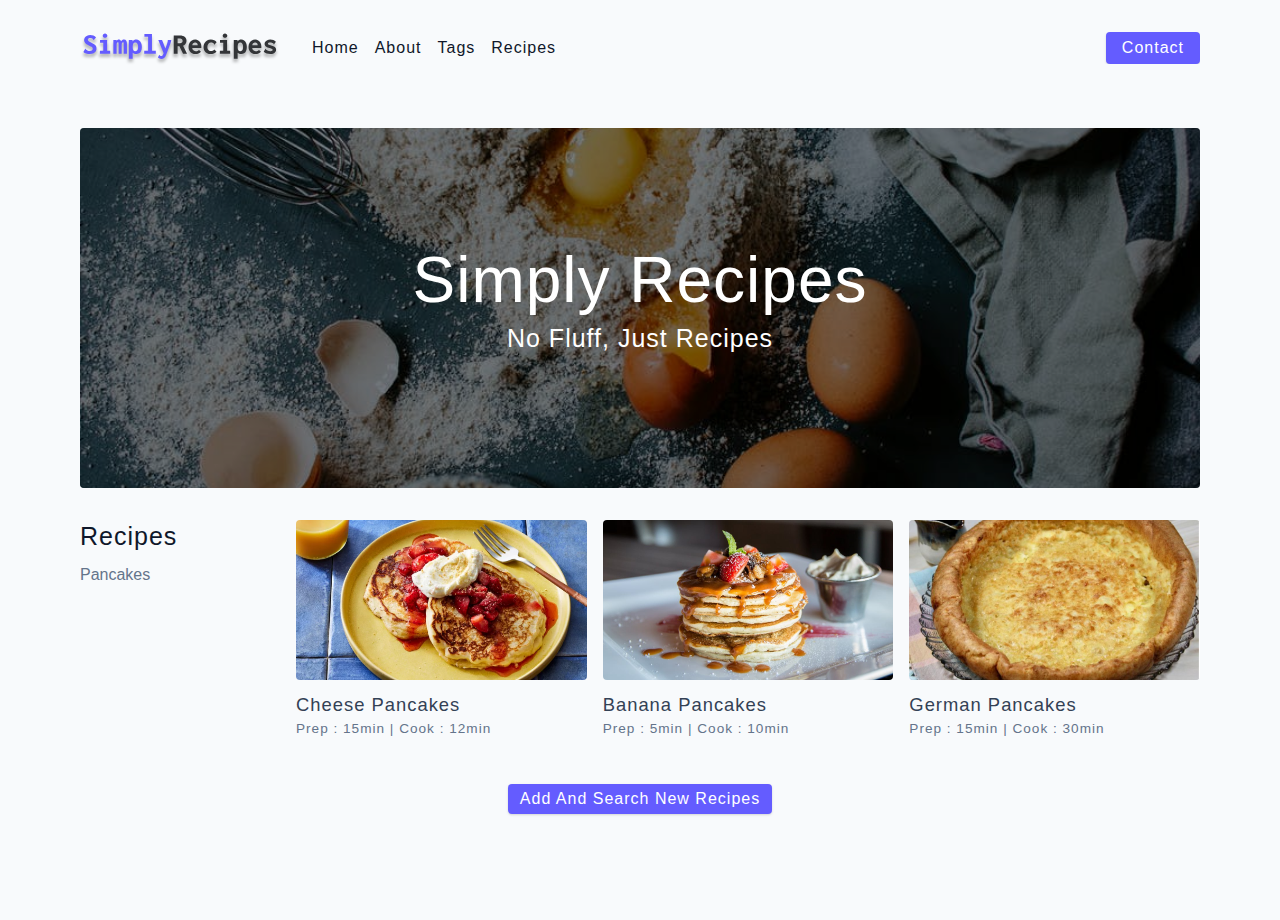
<file: index.html>
<!DOCTYPE html>
<html lang="en">

<head>
  <meta charset="UTF-8" />
  <meta http-equiv="X-UA-Compatible" content="IE=edge" />
  <meta name="viewport" content="width=device-width, initial-scale=1.0" />
  <title>Simply Recipes || Final</title>
  <!-- favicon -->
  <link rel="shortcut icon" href="./assets/favicon.ico" type="image/x-icon" />
  <!-- normalize -->
  <link rel="stylesheet" href="./css/normalize.css" />
  <!-- font-awesome -->
  <link rel="stylesheet" href="https://cdnjs.cloudflare.com/ajax/libs/font-awesome/5.14.0/css/all.min.css" />
  <!-- main css -->
  <link rel="stylesheet" href="./css/main.css" />
</head>

<body>
  <!-- nav  -->
  <nav class="navbar">
    <div class="nav-center">
      <div class="nav-header">
        <a href="index.html" class="nav-logo">
          <img src="./assets/logo.svg" alt="simply recipes" />
        </a>
        <button class="nav-btn btn">
          <i class="fas fa-align-justify"></i>
        </button>
      </div>
      <div class="nav-links">
        <a href="index.html" class="nav-link"> home </a>
        <a href="about.html" class="nav-link"> about </a>
        <a href="tags.html" class="nav-link"> tags </a>
        <a href="recipes.html" class="nav-link"> recipes </a>

        <div class="nav-link contact-link">
          <a href="contact.html" class="btn"> contact </a>
        </div>
      </div>
    </div>
  </nav>
  <!-- end of nav -->
  <!-- main -->
  <main class="page">
    <!-- header -->
    <header class="hero">
      <div class="hero-container">
        <div class="hero-text">
          <h1>simply recipes</h1>
          <h4>no fluff, just recipes</h4>
        </div>
      </div>
    </header>
    <!-- end of header -->
    <section class="recipes-container">
      <!-- tag container -->
      <div class="tags-container">
        <h4>recipes</h4>
        <div class="tags-list">
          <a href="tag-template.html">Pancakes</a>
          <!-- <a href="tag-template.html">Breakfast (2)</a>
            <a href="tag-template.html">Carrots (3)</a>
            <a href="tag-template.html">Food (4)</a> -->
        </div>
      </div>
      <!-- end of tag container -->
      <!-- recipes list -->
      <div class="recipes-list">
        <!-- single recipe -->
        <a href="double.html" class="recipe">
          <img src="./assets/recipes/cheese.png" class="img recipe-img" alt="" />
          <h5>Cheese Pancakes</h5>
          <p>Prep : 15min | Cook : 12min</p>
        </a>
        <!-- end of single recipe -->

        <!-- single recipe -->
        <a href="single-recipe.html" class="recipe">
          <img src="./assets/recipes/recipe-4.jpeg" class="img recipe-img" alt="" />
          <h5>Banana Pancakes</h5>
          <p>Prep : 5min | Cook : 10min</p>
        </a>
        <!-- end of single recipe -->
        <!-- single recipe -->
        <a href="third.html" class="recipe">
          <img src="./assets/recipes/German.png" class="img recipe-img" alt="" />
          <h5>German Pancakes</h5>
          <p>Prep : 15min | Cook : 30min</p>
        </a>
        <!-- end of single recipe -->
      </div>
      <!-- end of recipes list -->
    </section>
    <section>
      <center><a href="addsearch.html"><button class="btn">Add and Search New Recipes</button></a></center>
    </section>





  </main>

  <br><br><br>
  <!-- end of main -->
  <script src="./js/app.js"></script>
</body>

</html>
</file>
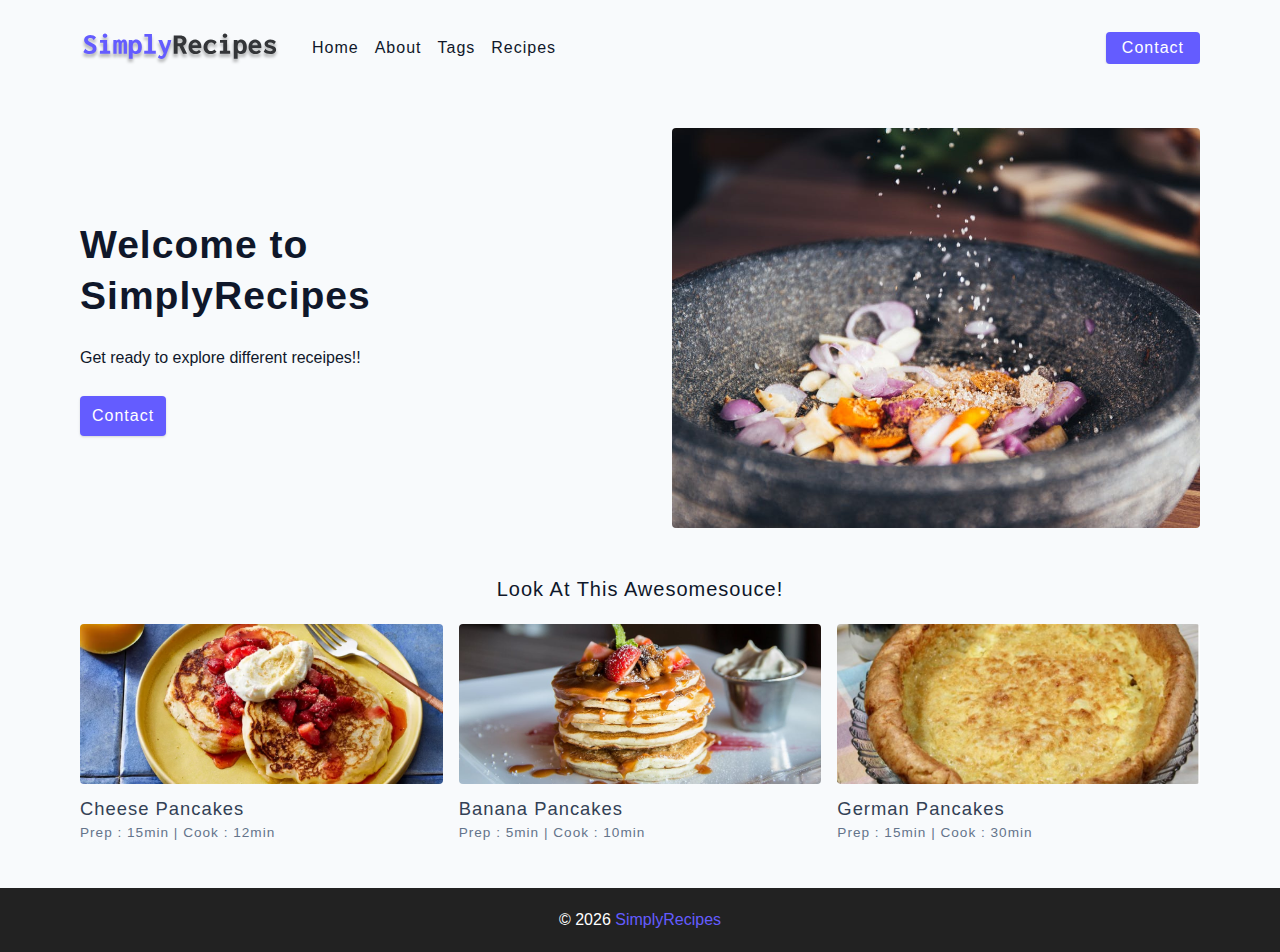
<file: about.html>
<!DOCTYPE html>
<html lang="en">
  <head>
    <meta charset="UTF-8" />
    <meta http-equiv="X-UA-Compatible" content="IE=edge" />
    <meta name="viewport" content="width=device-width, initial-scale=1.0" />
    <title>About || Final</title>
    <!-- favicon -->
    <link rel="shortcut icon" href="./assets/favicon.ico" type="image/x-icon" />
    <!-- normalize -->
    <link rel="stylesheet" href="./css/normalize.css" />
    <!-- font-awesome -->
    <link
      rel="stylesheet"
      href="https://cdnjs.cloudflare.com/ajax/libs/font-awesome/5.14.0/css/all.min.css"
    />
    <!-- main css -->
    <link rel="stylesheet" href="./css/main.css" />
  </head>
  <body>
    <!-- nav  -->
    <nav class="navbar">
      <div class="nav-center">
        <div class="nav-header">
          <a href="index.html" class="nav-logo">
            <img src="./assets/logo.svg" alt="simply recipes" />
          </a>
          <button class="nav-btn btn">
            <i class="fas fa-align-justify"></i>
          </button>
        </div>
        <div class="nav-links">
          <a href="index.html" class="nav-link"> home </a>
          <a href="about.html" class="nav-link"> about </a>
          <a href="tags.html" class="nav-link"> tags </a>
          <a href="recipes.html" class="nav-link"> recipes </a>

          <div class="nav-link contact-link">
            <a href="contact.html" class="btn"> contact </a>
          </div>
        </div>
      </div>
    </nav>
    <!-- end of nav -->
    <main class="page">
      <section class="about-page">
        <article>
          <h2>Welcome to SimplyRecipes</h2>
          <p>
            Get ready to explore different receipes!!
          </p>
          <a href="contact.html" class="btn"> contact </a>
        </article>
        <!-- needs fixes -->
        <img
          src="./assets/about.jpeg"
          alt="Person Pouring Salt in Bowl"
          class="img about-img"
        />
      </section>
      <section class="featured-recipes">
        <h5 class="featured-title">Look At This Awesomesouce!</h5>
        <div class="recipes-list">
         <!-- single recipe -->
         <a href="double.html" class="recipe">
          <img
            src="./assets/recipes/cheese.png"
            class="img recipe-img"
            alt=""
          />
          <h5>Cheese Pancakes</h5>
          <p>Prep : 15min | Cook : 12min</p>
        </a>
        <!-- end of single recipe -->
       
        <!-- single recipe -->
        <a href="single-recipe.html" class="recipe">
          <img
            src="./assets/recipes/recipe-4.jpeg"
            class="img recipe-img"
            alt=""
          />
          <h5>Banana Pancakes</h5>
          <p>Prep : 5min | Cook : 10min</p>
        </a>
        <!-- end of single recipe -->
         <!-- single recipe -->
         <a href="third.html" class="recipe">
          <img
            src="./assets/recipes/German.png"
            class="img recipe-img"
            alt=""
          />
          <h5>German Pancakes</h5>
          <p>Prep : 15min | Cook : 30min</p>
        </a>
        <!-- end of single recipe -->
        </div>
      </section>
    </main>
    <!-- footer -->
    <footer class="page-footer">
      <p>
        &copy; <span id="date"></span>
        <span class="footer-logo">SimplyRecipes</span>
      </p>
    </footer> 
    <script src="./js/app.js"></script>
  </body>
</html>
</file>
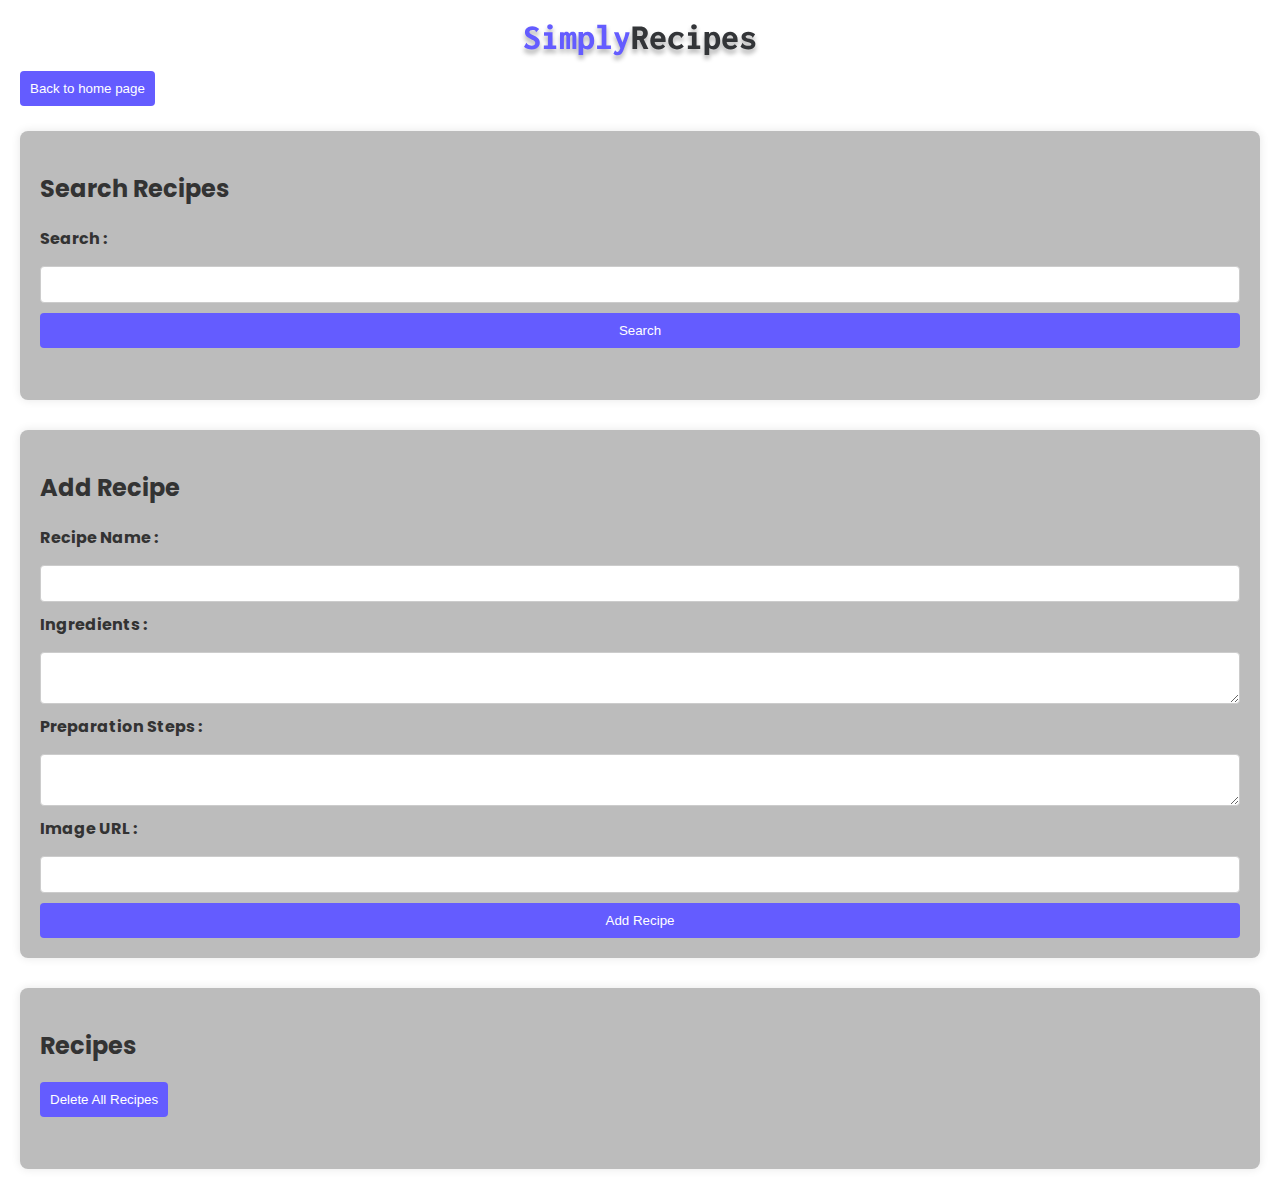
<file: addsearch.html>
<!DOCTYPE html>
<html lang="en">

<head>
    <meta charset="UTF-8">
    <meta name="viewport" content="width=device-width, initial-scale=1.0">
    <link rel="stylesheet" href="css/style.css">
    <title>Recipe Book</title>
</head>

<body>
    <center>
        <img src="./assets/logo.svg" alt="simply recipes" />
    </center>
    <a href="index.html"><button class="btn">
            Back to home page
        </button></a>
    <br><br>
    <section id="search-recipes">
        <h2>Search Recipes</h2>
        <form id="search-form">
            <label for="search-query">Search :</label>
            <input type="text" id="search-query">
            <button type="submit">Search</button>
        </form>
        <ul id="search-results"></ul>
    </section>
    <section id="add-recipe">
        <h2>Add Recipe</h2>
        <form id="add-recipe-form">
            <label for="recipe-name">Recipe Name :</label>
            <input type="text" id="recipe-name" required>

            <label for="ingredients">Ingredients :</label>
            <textarea id="ingredients" required></textarea>

            <label for="preparation-steps">Preparation Steps :</label>
            <textarea id="preparation-steps" required></textarea>

            <label for="recipe-image">Image URL :</label>
            <input type="text" id="recipe-image">

            <button type="submit">Add Recipe</button>
        </form>
    </section>

    <section id="view-recipes">
        <h2>Recipes</h2>
        <button id="delete-all-recipes">Delete All Recipes</button>
        <ul id="recipe-list"></ul>
    </section>

    <!-- Modal -->
    <div id="recipeModal" class="modal">
        <div class="modal-content">
            <span id="modalCloseBtn" class="modal-close">&times;</span>
            <div id="modalContent"></div>
        </div>
    </div>

    <script src="js/script.js"></script>
    <script>
        // Your modified JavaScript code
    </script>
</body>

</html>
</file>
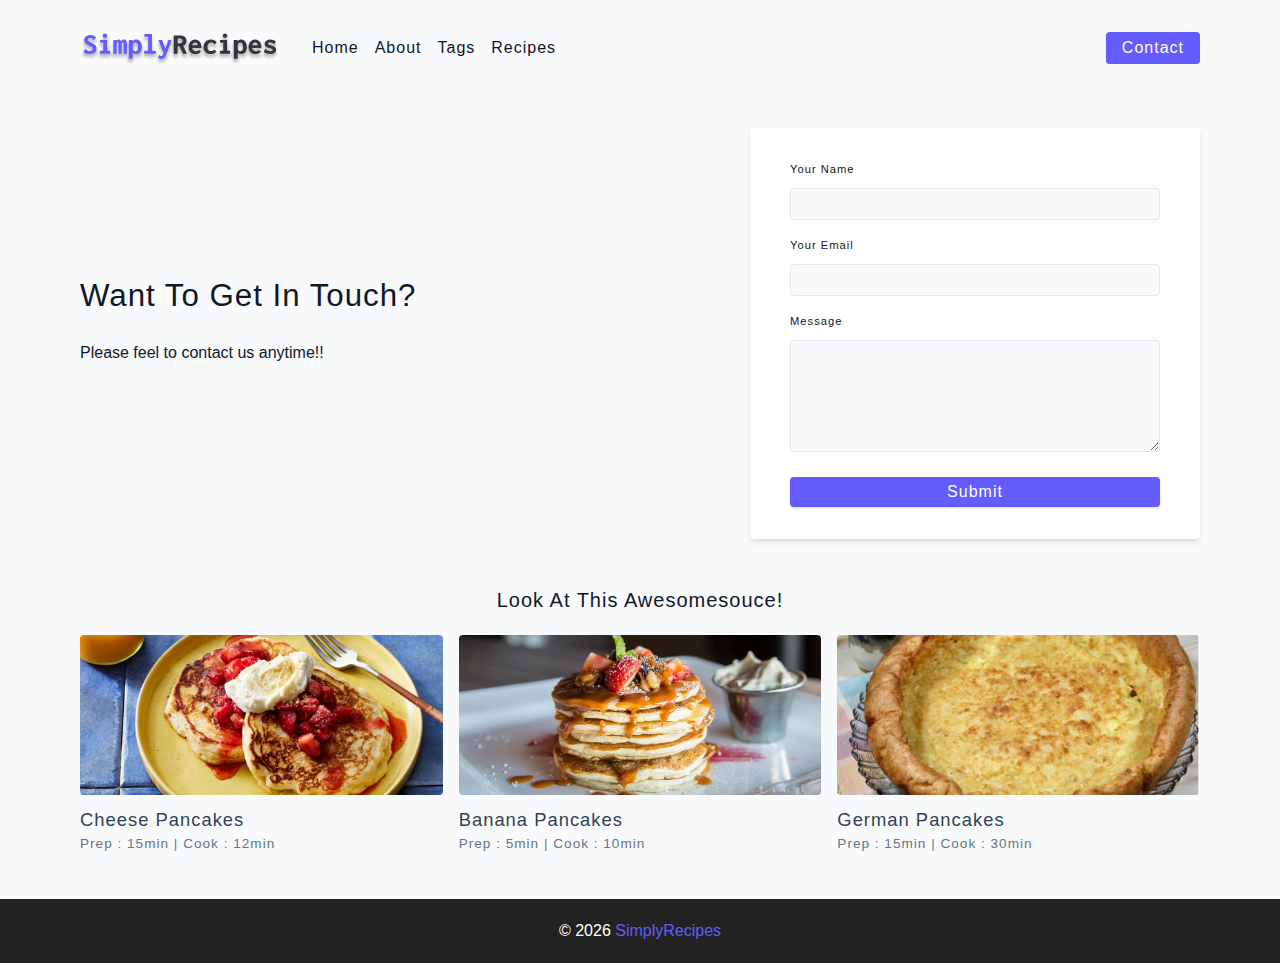
<file: contact.html>
<!DOCTYPE html>
<html lang="en">
  <head>
    <meta charset="UTF-8" />
    <meta http-equiv="X-UA-Compatible" content="IE=edge" />
    <meta name="viewport" content="width=device-width, initial-scale=1.0" />
    <title>Contact || Final</title>
    <!-- favicon -->
    <link rel="shortcut icon" href="./assets/favicon.ico" type="image/x-icon" />
    <!-- normalize -->
    <link rel="stylesheet" href="./css/normalize.css" />
    <!-- font-awesome -->
    <link
      rel="stylesheet"
      href="https://cdnjs.cloudflare.com/ajax/libs/font-awesome/5.14.0/css/all.min.css"
    />
    <!-- main css -->
    <link rel="stylesheet" href="./css/main.css" />
  </head>
  <body>
    <!-- nav  -->
    <nav class="navbar">
      <div class="nav-center">
        <div class="nav-header">
          <a href="index.html" class="nav-logo">
            <img src="./assets/logo.svg" alt="simply recipes" />
          </a>
          <button class="nav-btn btn">
            <i class="fas fa-align-justify"></i>
          </button>
        </div>
        <div class="nav-links">
          <a href="index.html" class="nav-link"> home </a>
          <a href="about.html" class="nav-link"> about </a>
          <a href="tags.html" class="nav-link"> tags </a>
          <a href="recipes.html" class="nav-link"> recipes </a>

          <div class="nav-link contact-link">
            <a href="contact.html" class="btn"> contact </a>
          </div>
        </div>
      </div>
    </nav>
    <!-- end of nav -->
    <main class="page">
     <section class="contact-container">
          <article class="contact-info">
            <h3>Want To Get In Touch?</h3>
            <p>
             Please feel to contact us anytime!!
            </p>
          </article>
          <article>
            <form class="form contact-form">
              <div class="form-row">
                <label html="name" class="form-label">your name</label>
                <input type="text" name="name" id="name" class="form-input" />
              </div>
              <div class="form-row">
                <label html="email" class="form-label">your email</label>
                <input type="text" name="email" id="email" class="form-input" />
              </div>
              <div class="form-row">
                <label html="message" class="form-label">message</label>
                <textarea name="message" id="message" class="form-textarea"></textarea>
              </div>
              <button type="submit" class="btn btn-block">
                submit
              </button>
            </form>
          </article>
        </section>
     <!-- featured recipes -->
       <section class="featured-recipes">
        <h5 class="featured-title">Look At This Awesomesouce!</h5>
        <div class="recipes-list">
          <!-- single recipe -->
          <a href="double.html" class="recipe">
            <img
              src="./assets/recipes/cheese.png"
              class="img recipe-img"
              alt=""
            />
            <h5>Cheese Pancakes</h5>
            <p>Prep : 15min | Cook : 12min</p>
          </a>
          <!-- end of single recipe -->
         
          <!-- single recipe -->
          <a href="single-recipe.html" class="recipe">
            <img
              src="./assets/recipes/recipe-4.jpeg"
              class="img recipe-img"
              alt=""
            />
            <h5>Banana Pancakes</h5>
            <p>Prep : 5min | Cook : 10min</p>
          </a>
          <!-- end of single recipe -->
           <!-- single recipe -->
           <a href="third.html" class="recipe">
            <img
              src="./assets/recipes/German.png"
              class="img recipe-img"
              alt=""
            />
            <h5>German Pancakes</h5>
            <p>Prep : 15min | Cook : 30min</p>
          </a>
          <!-- end of single recipe -->
        </div>
      </section>
    </main>
    <!-- footer -->
    <footer class="page-footer">
      <p>
        &copy; <span id="date"></span>
        <span class="footer-logo">SimplyRecipes</span>
      </p>
    </footer>
    <script src="./js/app.js"></script>
  </body>
</html>
</file>
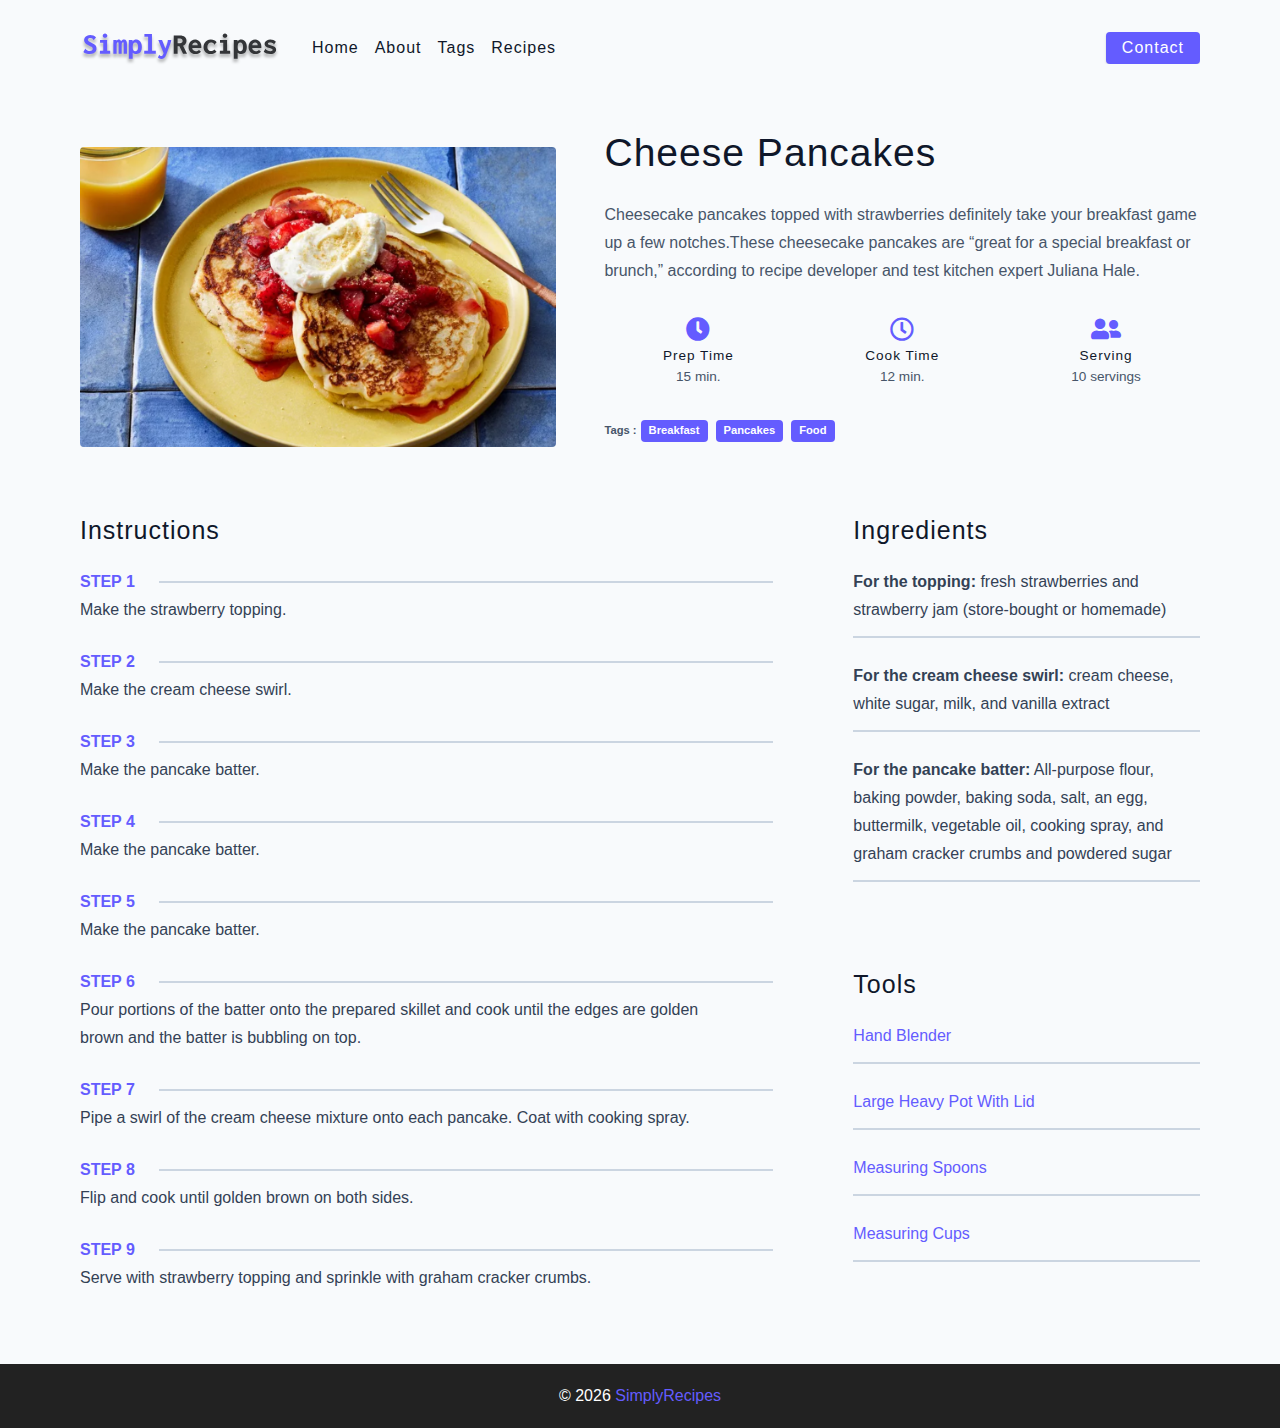
<file: double.html>
<!DOCTYPE html>
<html lang="en">
  <head>
    <meta charset="UTF-8" />
    <meta http-equiv="X-UA-Compatible" content="IE=edge" />
    <meta name="viewport" content="width=device-width, initial-scale=1.0" />
    <title>Single Recipe || Final</title>
    <!-- favicon -->
    <link rel="shortcut icon" href="./assets/favicon.ico" type="image/x-icon" />
    <!-- normalize -->
    <link rel="stylesheet" href="./css/normalize.css" />
    <!-- font-awesome -->
    <link
      rel="stylesheet"
      href="https://cdnjs.cloudflare.com/ajax/libs/font-awesome/5.14.0/css/all.min.css"
    />
    <!-- main css -->
    <link rel="stylesheet" href="./css/main.css" />
  </head>
  <body>
    <!-- nav  -->
    <nav class="navbar">
      <div class="nav-center">
        <div class="nav-header">
          <a href="index.html" class="nav-logo">
            <img src="./assets/logo.svg" alt="simply recipes" />
          </a>
          <button class="nav-btn btn">
            <i class="fas fa-align-justify"></i>
          </button>
        </div>
        <div class="nav-links">
          <a href="index.html" class="nav-link"> home </a>
          <a href="about.html" class="nav-link"> about </a>
          <a href="tags.html" class="nav-link"> tags </a>
          <a href="recipes.html" class="nav-link"> recipes </a>

          <div class="nav-link contact-link">
            <a href="contact.html" class="btn"> contact </a>
          </div>
        </div>
      </div>
    </nav>
    <!-- end of nav -->
    <main class="page">
      <div class="recipe-page">
        <section class="recipe-hero">
          <img
            src="./assets/recipes/cheese.png"
            class="img recipe-hero-img"
          />
          <article class="recipe-info">
            <h2>Cheese Pancakes</h2>
            <p>
              Cheesecake pancakes topped with strawberries definitely take your breakfast game up a few notches.These cheesecake pancakes are “great for a special breakfast or brunch,” according to recipe developer and test kitchen expert Juliana Hale. 
            </p>
            <div class="recipe-icons">
              <article>
                <i class="fas fa-clock"></i>
                <h5>prep time</h5>
                <p>15 min.</p>
              </article>
              <article>
                <i class="far fa-clock"></i>
                <h5>cook time</h5>
                <p>12 min.</p>
              </article>
              <article>
                <i class="fas fa-user-friends"></i>
                <h5>serving</h5>
                <p>10 servings</p>
              </article>
            </div>
            <p class="recipe-tags">
              Tags : 
              <a href="tag-template.html">breakfast</a>
              <a href="tag-template.html">pancakes</a>
              <a href="tag-template.html">food</a>
            </p>
          </article>
        </section>
        <!-- content -->
        <section class="recipe-content">
          <article>
            <h4>instructions</h4>
            <!-- single instruction -->
            <div class="single-instruction">
              <header>
                <p>step 1</p>
                <div></div>
              </header>
              <p>
                Make the strawberry topping. 
              </p>
            </div>
            <!-- end of single instruction -->
            <!-- single instruction -->
            <div class="single-instruction">
              <header>
                <p>step 2</p>
                <div></div>
              </header>
              <p>
                Make the cream cheese swirl. 
              </p>
            </div>
            <!-- end of single instruction -->
            <!-- single instruction -->
            <div class="single-instruction">
              <header>
                <p>step 3</p>
                <div></div>
              </header>
              <p>
                Make the pancake batter. 
              </p>
            </div>
            <!-- end of single instruction -->
            <!-- single instruction -->
            <div class="single-instruction">
              <header>
                <p>step 4</p>
                <div></div>
              </header>
              <p>
                Make the pancake batter. 
              </p>
            </div>
            <!-- end of single instruction -->
            <!-- single instruction -->
            <div class="single-instruction">
              <header>
                <p>step 5</p>
                <div></div>
              </header>
              <p>
                Make the pancake batter. 
              </p>
            </div>
            <!-- end of single instruction -->
            <!-- single instruction -->
            <div class="single-instruction">
              <header>
                <p>step 6</p>
                <div></div>
              </header>
              <p>
                Pour portions of the batter onto the prepared skillet and cook until the edges are golden brown and the batter is bubbling on top. 
              </p>
            </div>
            <!-- end of single instruction -->
            <!-- single instruction -->
            <div class="single-instruction">
              <header>
                <p>step 7</p>
                <div></div>
              </header>
              <p>
                Pipe a swirl of the cream cheese mixture onto each pancake. Coat with cooking spray.
              </p>
            </div>
            <!-- end of single instruction -->
             <!-- single instruction -->
             <div class="single-instruction">
              <header>
                <p>step 8</p>
                <div></div>
              </header>
              <p>
                Flip and cook until golden brown on both sides. 
              </p>
            </div>
            <!-- end of single instruction -->
             <!-- single instruction -->
             <div class="single-instruction">
              <header>
                <p>step 9</p>
                <div></div>
              </header>
              <p>
                Serve with strawberry topping and sprinkle with graham cracker crumbs. 
              </p>
            </div>
            <!-- end of single instruction -->
          </article>
          <article class="second-column">
            <div>
              <h4>ingredients</h4>
              <p class="single-ingredient"><b>For the topping:</b> fresh strawberries and strawberry jam (store-bought or homemade)</p>
              <p class="single-ingredient"><b>For the cream cheese swirl:</b> cream cheese, white sugar, milk, and vanilla extract</p>
              <p class="single-ingredient"><b>For the pancake batter:</b> All-purpose flour, baking powder, baking soda, salt, an egg, buttermilk, vegetable oil, cooking spray, and graham cracker crumbs and powdered sugar</p>
            </div>
            <div>
              <h4>tools</h4>
              <p class="single-tool">Hand Blender</p>
              <p class="single-tool">Large Heavy Pot With Lid</p>
              <p class="single-tool">Measuring Spoons</p>
              <p class="single-tool">Measuring Cups</p>
            </div>
          </article>
        </section>
      </div>
    </main>
    <!-- footer -->
    <footer class="page-footer">
      <p>
        &copy; <span id="date"></span>
        <span class="footer-logo">SimplyRecipes</span> 
        
      </p>
    </footer>
    <script src="./js/app.js"></script>
  </body>
</html>
</file>
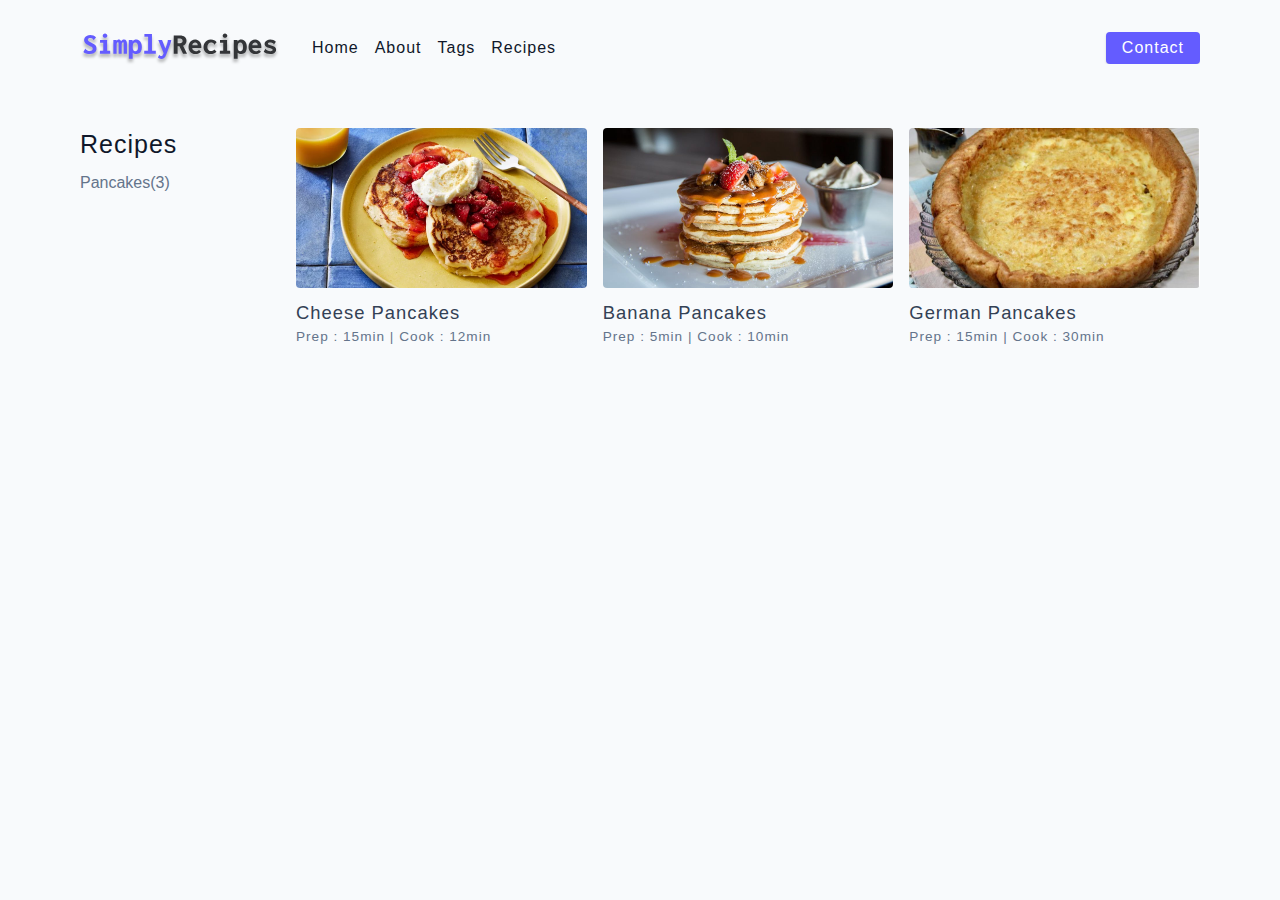
<file: recipes.html>
<!DOCTYPE html>
<html lang="en">
  <head>
    <meta charset="UTF-8" />
    <meta http-equiv="X-UA-Compatible" content="IE=edge" />
    <meta name="viewport" content="width=device-width, initial-scale=1.0" />
    <title>Recipes || Final</title>
    <!-- favicon -->
    <link rel="shortcut icon" href="./assets/favicon.ico" type="image/x-icon" />
    <!-- normalize -->
    <link rel="stylesheet" href="./css/normalize.css" />
    <!-- font-awesome -->
    <link
      rel="stylesheet"
      href="https://cdnjs.cloudflare.com/ajax/libs/font-awesome/5.14.0/css/all.min.css"
    />
    <!-- main css -->
    <link rel="stylesheet" href="./css/main.css" />
  </head>
  <body>
    <!-- nav  -->
    <nav class="navbar">
      <div class="nav-center">
        <div class="nav-header">
          <a href="index.html" class="nav-logo">
            <img src="./assets/logo.svg" alt="simply recipes" />
          </a>
          <button class="nav-btn btn">
            <i class="fas fa-align-justify"></i>
          </button>
        </div>
        <div class="nav-links">
          <a href="index.html" class="nav-link"> home </a>
          <a href="about.html" class="nav-link"> about </a>
          <a href="tags.html" class="nav-link"> tags </a>
          <a href="recipes.html" class="nav-link"> recipes </a>

          <div class="nav-link contact-link">
            <a href="contact.html" class="btn"> contact </a>
          </div>
        </div>
      </div>
    </nav>
    <!-- end of nav -->
    <!-- main -->
    <main class="page">
      <section class="recipes-container">
        <!-- tag container -->
        <div class="tags-container">
          <h4>recipes</h4>
          <div class="tags-list">
            <a href="tag-template.html">Pancakes(3)</a>
          </div>
        </div>
        <!-- end of tag container -->
        <!-- recipes list -->
        <div class="recipes-list">
          <!-- single recipe -->
          <a href="double.html" class="recipe">
            <img
              src="./assets/recipes/cheese.png"
              class="img recipe-img"
              alt=""
            />
            <h5>Cheese Pancakes</h5>
            <p>Prep : 15min | Cook : 12min</p>
          </a>
          <!-- end of single recipe -->
         
          <!-- single recipe -->
          <a href="single-recipe.html" class="recipe">
            <img
              src="./assets/recipes/recipe-4.jpeg"
              class="img recipe-img"
              alt=""
            />
            <h5>Banana Pancakes</h5>
            <p>Prep : 5min | Cook : 10min</p>
          </a>
          <!-- end of single recipe -->
        
         <!-- single recipe -->
         <a href="third.html" class="recipe">
          <img
            src="./assets/recipes/German.png"
            class="img recipe-img"
            alt=""
          />
          <h5>German Pancakes</h5>
          <p>Prep : 15min | Cook : 30min</p>
        </a>
        <!-- end of single recipe -->
      </div>
      </section>
    </main>
    <!-- end of main -->
    <!-- footer -->
    <!-- <footer class="page-footer">
      <p>
        &copy; <span id="date"></span>
        <span class="footer-logo">SimplyRecipes</span> Built by
        <a href="https://www.johnsmilga.com/">Coding Addict</a>
      </p>
    </footer> -->
    <script src="./js/app.js"></script>
  </body>
</html>
</file>
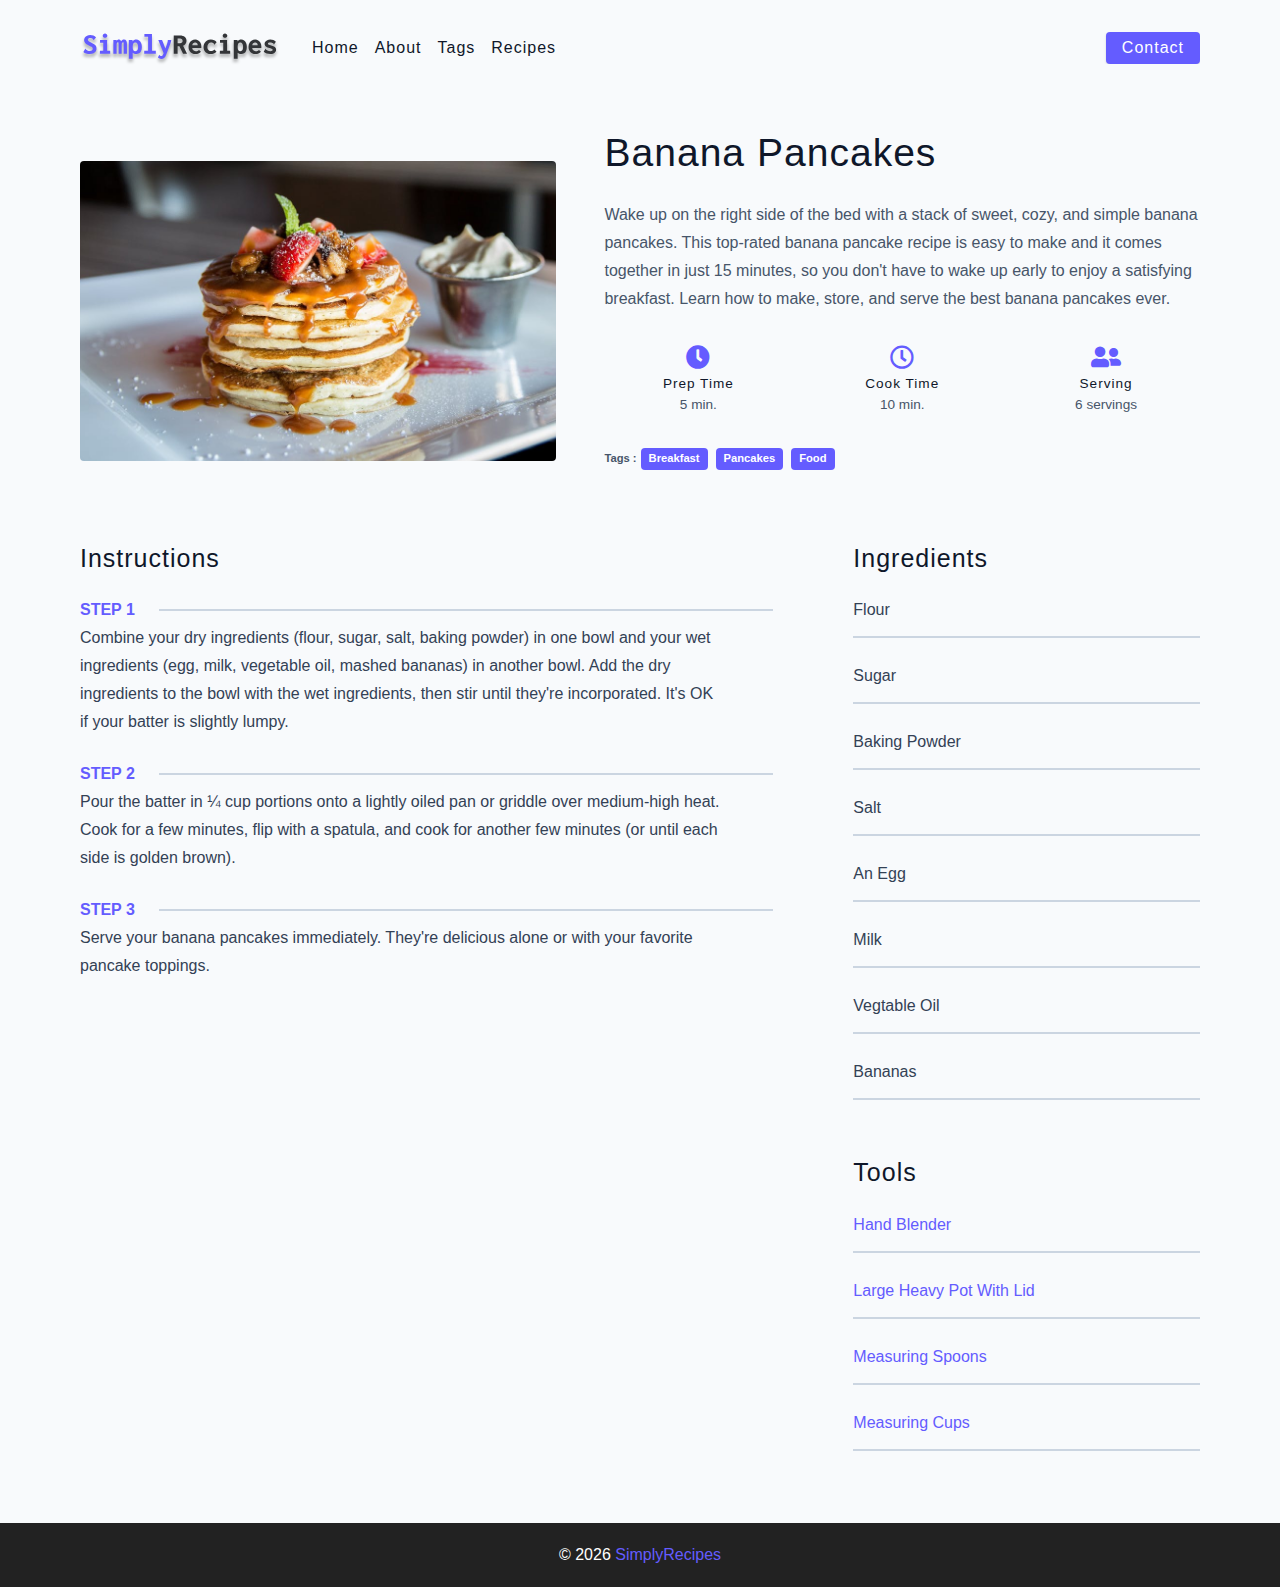
<file: single-recipe.html>
<!DOCTYPE html>
<html lang="en">
  <head>
    <meta charset="UTF-8" />
    <meta http-equiv="X-UA-Compatible" content="IE=edge" />
    <meta name="viewport" content="width=device-width, initial-scale=1.0" />
    <title>Single Recipe || Final</title>
    <!-- favicon -->
    <link rel="shortcut icon" href="./assets/favicon.ico" type="image/x-icon" />
    <!-- normalize -->
    <link rel="stylesheet" href="./css/normalize.css" />
    <!-- font-awesome -->
    <link
      rel="stylesheet"
      href="https://cdnjs.cloudflare.com/ajax/libs/font-awesome/5.14.0/css/all.min.css"
    />
    <!-- main css -->
    <link rel="stylesheet" href="./css/main.css" />
  </head>
  <body>
    <!-- nav  -->
    <nav class="navbar">
      <div class="nav-center">
        <div class="nav-header">
          <a href="index.html" class="nav-logo">
            <img src="./assets/logo.svg" alt="simply recipes" />
          </a>
          <button class="nav-btn btn">
            <i class="fas fa-align-justify"></i>
          </button>
        </div>
        <div class="nav-links">
          <a href="index.html" class="nav-link"> home </a>
          <a href="about.html" class="nav-link"> about </a>
          <a href="tags.html" class="nav-link"> tags </a>
          <a href="recipes.html" class="nav-link"> recipes </a>

          <div class="nav-link contact-link">
            <a href="contact.html" class="btn"> contact </a>
          </div>
        </div>
      </div>
    </nav>
    <!-- end of nav -->
    <main class="page">
      <div class="recipe-page">
        <section class="recipe-hero">
          <img
            src="./assets/recipes/recipe-4.jpeg"
            class="img recipe-hero-img"
          />
          <article class="recipe-info">
            <h2>Banana Pancakes</h2>
            <p>
              Wake up on the right side of the bed with a stack of sweet, cozy, and simple banana pancakes. This top-rated banana pancake recipe is easy to make and it comes together in just 15 minutes, so you don't have to wake up early to enjoy a satisfying breakfast. Learn how to make, store, and serve the best banana pancakes ever.
            </p>
            <div class="recipe-icons">
              <article>
                <i class="fas fa-clock"></i>
                <h5>prep time</h5>
                <p>5 min.</p>
              </article>
              <article>
                <i class="far fa-clock"></i>
                <h5>cook time</h5>
                <p>10 min.</p>
              </article>
              <article>
                <i class="fas fa-user-friends"></i>
                <h5>serving</h5>
                <p>6 servings</p>
              </article>
            </div>
            <p class="recipe-tags">
              Tags :
              <a href="tag-template.html">breakfast</a>
              <a href="tag-template.html">pancakes</a>
              <a href="tag-template.html">food</a>
            </p>
          </article>
        </section>
        <!-- content -->
        <section class="recipe-content">
          <article>
            <h4>instructions</h4>
            <!-- single instruction -->
            <div class="single-instruction">
              <header>
                <p>step 1</p>
                <div></div>
              </header>
              <p>
                Combine your dry ingredients (flour, sugar, salt, baking powder) in one bowl and your wet ingredients (egg, milk, vegetable oil, mashed bananas) in another bowl. Add the dry ingredients to the bowl with the wet ingredients, then stir until they're incorporated. It's OK if your batter is slightly lumpy.
              </p>
            </div>
            <!-- end of single instruction -->
            <!-- single instruction -->
            <div class="single-instruction">
              <header>
                <p>step 2</p>
                <div></div>
              </header>
              <p>
                Pour the batter in ¼ cup portions onto a lightly oiled pan or griddle over medium-high heat. Cook for a few minutes, flip with a spatula, and cook for another few minutes (or until each side is golden brown).
              </p>
            </div>
            <!-- end of single instruction -->
            <!-- single instruction -->
            <div class="single-instruction">
              <header>
                <p>step 3</p>
                <div></div>
              </header>
              <p>
                Serve your banana pancakes immediately. They're delicious alone or with your favorite pancake toppings.
              </p>
            </div>
            <!-- end of single instruction -->
          </article>
          <article class="second-column">
            <div>
              <h4>ingredients</h4>
              <p class="single-ingredient">Flour</p>
              <p class="single-ingredient">Sugar</p>
              <p class="single-ingredient">Baking Powder</p>
              <p class="single-ingredient">Salt</p>
              <p class="single-ingredient">An Egg</p>
              <p class="single-ingredient">Milk</p>
              <p class="single-ingredient">Vegtable Oil</p>
              <p class="single-ingredient">Bananas</p>
            </div>
            <div>
              <h4>tools</h4>
              <p class="single-tool">Hand Blender</p>
              <p class="single-tool">Large Heavy Pot With Lid</p>
              <p class="single-tool">Measuring Spoons</p>
              <p class="single-tool">Measuring Cups</p>
            </div>
          </article>
        </section>
      </div>
    </main>
    <!-- footer -->
    <footer class="page-footer">
      <p>
        &copy; <span id="date"></span>
        <span class="footer-logo">SimplyRecipes</span> 
        
      </p>
    </footer>
    <script src="./js/app.js"></script>
  </body>
</html>
</file>
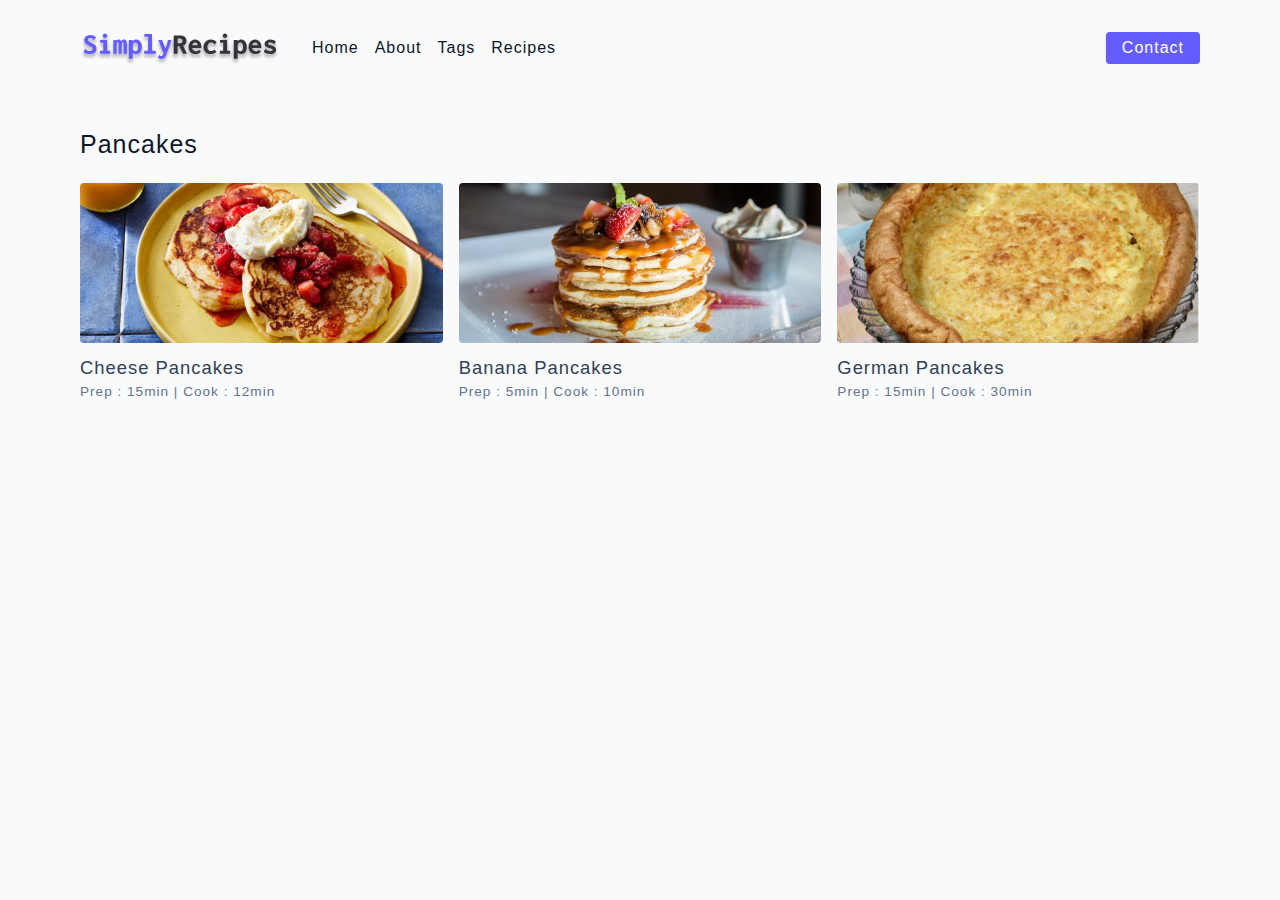
<file: tag-template.html>
<!DOCTYPE html>
<html lang="en">
  <head>
    <meta charset="UTF-8" />
    <meta http-equiv="X-UA-Compatible" content="IE=edge" />
    <meta name="viewport" content="width=device-width, initial-scale=1.0" />
    <title>Recipe Template || Final</title>
    <!-- favicon -->
    <link rel="shortcut icon" href="./assets/favicon.ico" type="image/x-icon" />
    <!-- normalize -->
    <link rel="stylesheet" href="./css/normalize.css" />
    <!-- font-awesome -->
    <link
      rel="stylesheet"
      href="https://cdnjs.cloudflare.com/ajax/libs/font-awesome/5.14.0/css/all.min.css"
    />
    <!-- main css -->
    <link rel="stylesheet" href="./css/main.css" />
  </head>
  <body>
    <!-- nav  -->
    <nav class="navbar">
      <div class="nav-center">
        <div class="nav-header">
          <a href="index.html" class="nav-logo">
            <img src="./assets/logo.svg" alt="simply recipes" />
          </a>
          <button class="nav-btn btn">
            <i class="fas fa-align-justify"></i>
          </button>
        </div>
        <div class="nav-links">
          <a href="index.html" class="nav-link"> home </a>
          <a href="about.html" class="nav-link"> about </a>
          <a href="tags.html" class="nav-link"> tags </a>
          <a href="recipes.html" class="nav-link"> recipes </a>

          <div class="nav-link contact-link">
            <a href="contact.html" class="btn"> contact </a>
          </div>
        </div>
      </div>
    </nav>
    <!-- end of nav -->
    <main class="page">
      <div class="featured-recipes">
        <h4>Pancakes</h4>
          <!-- recipes list -->
        <div class="recipes-list">
         <!-- single recipe -->
         <a href="double.html" class="recipe">
          <img
            src="./assets/recipes/cheese.png"
            class="img recipe-img"
            alt=""
          />
          <h5>Cheese Pancakes</h5>
          <p>Prep : 15min | Cook : 12min</p>
        </a>
        <!-- end of single recipe -->
       
        <!-- single recipe -->
        <a href="single-recipe.html" class="recipe">
          <img
            src="./assets/recipes/recipe-4.jpeg"
            class="img recipe-img"
            alt=""
          />
          <h5>Banana Pancakes</h5>
          <p>Prep : 5min | Cook : 10min</p>
        </a>
        <!-- end of single recipe -->
         <!-- single recipe -->
         <a href="third.html" class="recipe">
          <img
            src="./assets/recipes/German.png"
            class="img recipe-img"
            alt=""
          />
          <h5>German Pancakes</h5>
          <p>Prep : 15min | Cook : 30min</p>
        </a>
        <!-- end of single recipe -->
        </div>
        <!-- end of recipe list -->
      </div>
          
    </main>
    <!-- footer -->
    <!-- <footer class="page-footer">
      <p>
        &copy; <span id="date"></span>
        <span class="footer-logo">SimplyRecipes</span> Built by
        <a href="https://www.johnsmilga.com/">Coding Addict</a>
      </p>
    </footer> -->
    <script src="./js/app.js"></script>
  </body>
</html>
</file>
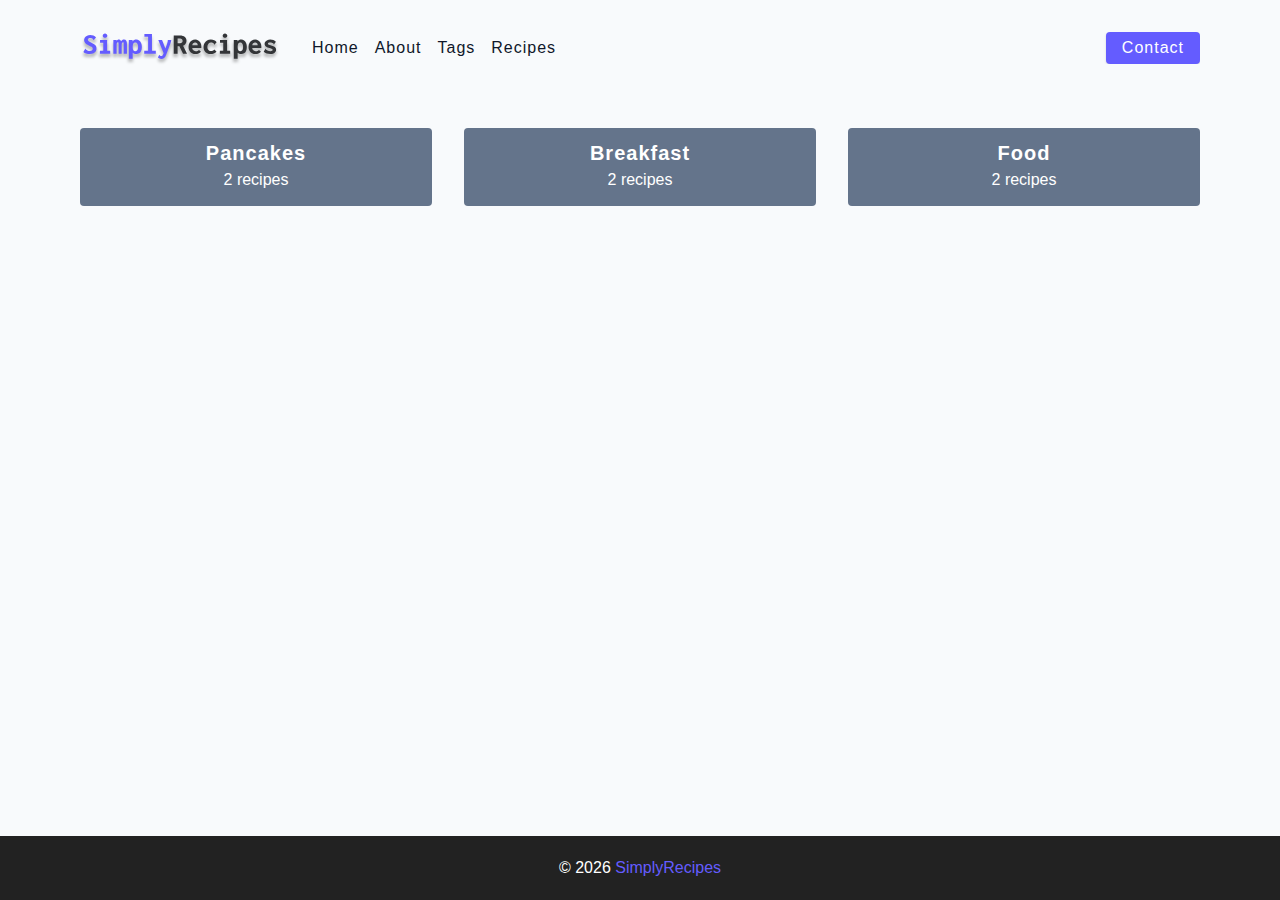
<file: tags.html>
<!DOCTYPE html>
<html lang="en">
  <head>
    <meta charset="UTF-8" />
    <meta http-equiv="X-UA-Compatible" content="IE=edge" />
    <meta name="viewport" content="width=device-width, initial-scale=1.0" />
    <title>Tags || Final</title>
    <!-- favicon -->
    <link rel="shortcut icon" href="./assets/favicon.ico" type="image/x-icon" />
    <!-- normalize -->
    <link rel="stylesheet" href="./css/normalize.css" />
    <!-- font-awesome -->
    <link
      rel="stylesheet"
      href="https://cdnjs.cloudflare.com/ajax/libs/font-awesome/5.14.0/css/all.min.css"
    />
    <!-- main css -->
    <link rel="stylesheet" href="./css/main.css" />
  </head>
  <body>
    <!-- nav  -->
    <nav class="navbar">
      <div class="nav-center">
        <div class="nav-header">
          <a href="index.html" class="nav-logo">
            <img src="./assets/logo.svg" alt="simply recipes" />
          </a>
          <button class="nav-btn btn">
            <i class="fas fa-align-justify"></i>
          </button>
        </div>
        <div class="nav-links">
          <a href="index.html" class="nav-link"> home </a>
          <a href="about.html" class="nav-link"> about </a>
          <a href="tags.html" class="nav-link"> tags </a>
          <a href="recipes.html" class="nav-link"> recipes </a>

          <div class="nav-link contact-link">
            <a href="contact.html" class="btn"> contact </a>
          </div>
        </div>
      </div>
    </nav>
    <!-- end of nav -->
    <main class="page">
         <section class="tags-wrapper">
          <!-- single tag -->
              <a href="tag-template.html" class="tag">
                <h5>Pancakes</h5>
                <p>2 recipes</p>
              </a>
            <!-- end of single tag -->
          <!-- single tag -->
              <a href="tag-template.html" class="tag">
                <h5>breakfast</h5>
                <p>2 recipes</p>
              </a>
            <!-- end of single tag -->
          <!-- single tag -->
              <a href="tag-template.html" class="tag">
                <h5>Food</h5>
                <p>2 recipes</p>
              </a>
        </section>
    </main>
    <!-- footer -->
    <footer class="page-footer">
      <p>
        &copy; <span id="date"></span>
        <span class="footer-logo">SimplyRecipes</span>
      </p>
    </footer>
    <script src="./js/app.js"></script>
  </body>
</html>
</file>
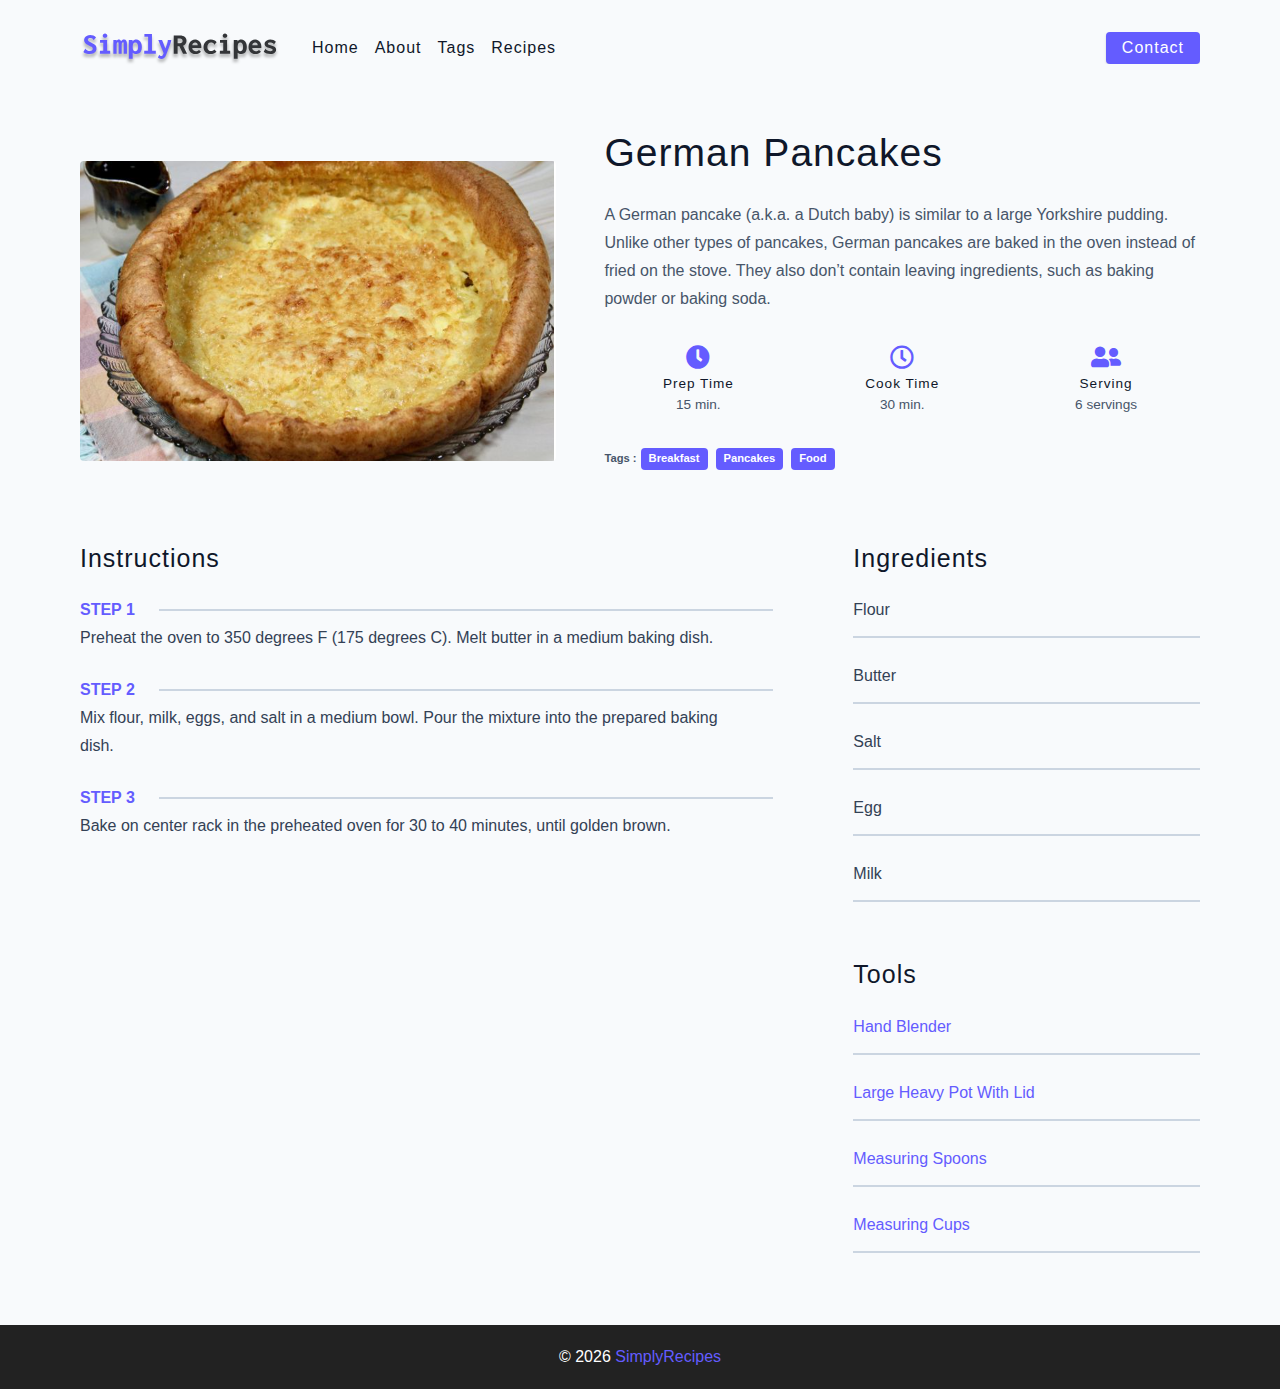
<file: third.html>
<!DOCTYPE html>
<html lang="en">
  <head>
    <meta charset="UTF-8" />
    <meta http-equiv="X-UA-Compatible" content="IE=edge" />
    <meta name="viewport" content="width=device-width, initial-scale=1.0" />
    <title>Single Recipe || Final</title>
    <!-- favicon -->
    <link rel="shortcut icon" href="./assets/favicon.ico" type="image/x-icon" />
    <!-- normalize -->
    <link rel="stylesheet" href="./css/normalize.css" />
    <!-- font-awesome -->
    <link
      rel="stylesheet"
      href="https://cdnjs.cloudflare.com/ajax/libs/font-awesome/5.14.0/css/all.min.css"
    />
    <!-- main css -->
    <link rel="stylesheet" href="./css/main.css" />
  </head>
  <body>
    <!-- nav  -->
    <nav class="navbar">
      <div class="nav-center">
        <div class="nav-header">
          <a href="index.html" class="nav-logo">
            <img src="./assets/logo.svg" alt="simply recipes" />
          </a>
          <button class="nav-btn btn">
            <i class="fas fa-align-justify"></i>
          </button>
        </div>
        <div class="nav-links">
          <a href="index.html" class="nav-link"> home </a>
          <a href="about.html" class="nav-link"> about </a>
          <a href="tags.html" class="nav-link"> tags </a>
          <a href="recipes.html" class="nav-link"> recipes </a>

          <div class="nav-link contact-link">
            <a href="contact.html" class="btn"> contact </a>
          </div>
        </div>
      </div>
    </nav>
    <!-- end of nav -->
    <main class="page">
      <div class="recipe-page">
        <section class="recipe-hero">
          <img
            src="./assets/recipes/German.png"
            class="img recipe-hero-img"
          />
          <article class="recipe-info">
            <h2>German Pancakes</h2>
            <p>
                A German pancake (a.k.a. a Dutch baby) is similar to a large Yorkshire pudding. Unlike other types of pancakes, German pancakes are baked in the oven instead of fried on the stove. They also don’t contain leaving ingredients, such as baking powder or baking soda. 
            </p>
            <div class="recipe-icons">
              <article>
                <i class="fas fa-clock"></i>
                <h5>prep time</h5>
                <p>15 min.</p>
              </article>
              <article>
                <i class="far fa-clock"></i>
                <h5>cook time</h5>
                <p>30 min.</p>
              </article>
              <article>
                <i class="fas fa-user-friends"></i>
                <h5>serving</h5>
                <p>6 servings</p>
              </article>
            </div>
            <p class="recipe-tags">
              Tags :
              <a href="tag-template.html">breakfast</a>
              <a href="tag-template.html">pancakes</a>
              <a href="tag-template.html">food</a>
            </p>
          </article>
        </section>
        <!-- content -->
        <section class="recipe-content">
          <article>
            <h4>instructions</h4>
            <!-- single instruction -->
            <div class="single-instruction">
              <header>
                <p>step 1</p>
                <div></div>
              </header>
              <p>
                Preheat the oven to 350 degrees F (175 degrees C). Melt butter in a medium baking dish.
            </div>
            <!-- end of single instruction -->
            <!-- single instruction -->
            <div class="single-instruction">
              <header>
                <p>step 2</p>
                <div></div>
              </header>
              <p>
                Mix flour, milk, eggs, and salt in a medium bowl. Pour the mixture into the prepared baking dish.
              </p>
            </div>
            <!-- end of single instruction -->
            <!-- single instruction -->
            <div class="single-instruction">
              <header>
                <p>step 3</p>
                <div></div>
              </header>
              <p>
                Bake on center rack in the preheated oven for 30 to 40 minutes, until golden brown.
              </p>
            </div>
            <!-- end of single instruction -->
          </article>
          <article class="second-column">
            <div>
              <h4>ingredients</h4>
              <p class="single-ingredient">Flour</p>
              <p class="single-ingredient">Butter</p>
              <p class="single-ingredient">Salt</p>
              <p class="single-ingredient">Egg</p>
              <p class="single-ingredient">Milk</p>
            </div>
            <div>
              <h4>tools</h4>
              <p class="single-tool">Hand Blender</p>
              <p class="single-tool">Large Heavy Pot With Lid</p>
              <p class="single-tool">Measuring Spoons</p>
              <p class="single-tool">Measuring Cups</p>
            </div>
          </article>
        </section>
      </div>
    </main>
    <!-- footer -->
    <footer class="page-footer">
      <p>
        &copy; <span id="date"></span>
        <span class="footer-logo">SimplyRecipes</span> 
        
      </p>
    </footer>
    <script src="./js/app.js"></script>
  </body>
</html>
</file>
<file: css/main.css>
*,
::after,
::before {
  box-sizing: border-box;
}
/* fonts */

@import url('https://fonts.googleapis.com/css2?family=Roboto:wght@400;500;600&family=Montserrat&display=swap');
html {
  font-size: 100%;
} /*16px*/

:root {
  /* colors */
  --primary-100: #e2e0ff;
  --primary-200: #c1beff;
  --primary-300: #a29dff;
  --primary-400: #837dff;
  --primary-500: #645cff;
  --primary-600: #504acc;
  --primary-700: #3c3799;
  --primary-800: #282566;
  --primary-900: #141233;

  /* grey */
  --grey-50: #f8fafc;
  --grey-100: #f1f5f9;
  --grey-200: #e2e8f0;
  --grey-300: #cbd5e1;
  --grey-400: #94a3b8;
  --grey-500: #64748b;
  --grey-600: #475569;
  --grey-700: #334155;
  --grey-800: #1e293b;
  --grey-900: #0f172a;
  /* rest of the colors */
  --black: #222;
  --white: #fff;
  --red-light: #f8d7da;
  --red-dark: #842029;
  --green-light: #d1e7dd;
  --green-dark: #0f5132;

  /* fonts  */
  --headingFont: 'Roboto', sans-serif;
  --bodyFont: 'Nunito', sans-serif;
  --smallText: 0.7em;
  /* rest of the vars */
  --backgroundColor: var(--grey-50);
  --textColor: var(--grey-900);
  --borderRadius: 0.25rem;
  --letterSpacing: 1px;
  --transition: 0.3s ease-in-out all;
  --max-width: 1120px;
  --fixed-width: 600px;

  /* box shadow*/
  --shadow-1: 0 1px 3px 0 rgba(0, 0, 0, 0.1), 0 1px 2px 0 rgba(0, 0, 0, 0.06);
  --shadow-2: 0 4px 6px -1px rgba(0, 0, 0, 0.1),
    0 2px 4px -1px rgba(0, 0, 0, 0.06);
  --shadow-3: 0 10px 15px -3px rgba(0, 0, 0, 0.1),
    0 4px 6px -2px rgba(0, 0, 0, 0.05);
  --shadow-4: 0 20px 25px -5px rgba(0, 0, 0, 0.1),
    0 10px 10px -5px rgba(0, 0, 0, 0.04);
}

body {
  background: var(--backgroundColor);
  font-family: var(--bodyFont);
  font-weight: 400;
  line-height: 1.75;
  color: var(--textColor);
}

p {
  margin-top: 0;
  margin-bottom: 1.5rem;
  max-width: 40em;
}

h1,
h2,
h3,
h4,
h5 {
  margin: 0;
  margin-bottom: 1.38rem;
  font-family: var(--headingFont);
  font-weight: 400;
  line-height: 1.3;
  text-transform: capitalize;
  letter-spacing: var(--letterSpacing);
}

h1 {
  margin-top: 0;
  font-size: 3.052rem;
}

h2 {
  font-size: 2.441rem;
}

h3 {
  font-size: 1.953rem;
}

h4 {
  font-size: 1.563rem;
}

h5 {
  font-size: 1.25rem;
}

small,
.text-small {
  font-size: var(--smallText);
}

a {
  text-decoration: none;
}
ul {
  list-style-type: none;
  padding: 0;
}

.img {
  width: 100%;
  display: block;
  object-fit: cover;
}
/* buttons */

.btn {
  cursor: pointer;
  color: var(--white);
  background: var(--primary-500);
  border: transparent;
  border-radius: var(--borderRadius);
  letter-spacing: var(--letterSpacing);
  padding: 0.375rem 0.75rem;
  box-shadow: var(--shadow-1);
  transition: var(--transtion);
  text-transform: capitalize;
  display: inline-block;
}
.btn:hover {
  background: var(--primary-700);
  box-shadow: var(--shadow-3);
}
.btn-hipster {
  color: var(--primary-500);
  background: var(--primary-200);
}
.btn-hipster:hover {
  color: var(--primary-200);
  background: var(--primary-700);
}
.btn-block {
  width: 100%;
}

/* alerts */
.alert {
  padding: 0.375rem 0.75rem;
  margin-bottom: 1rem;
  border-color: transparent;
  border-radius: var(--borderRadius);
}

.alert-danger {
  color: var(--red-dark);
  background: var(--red-light);
}
.alert-success {
  color: var(--green-dark);
  background: var(--green-light);
}
/* form */

.form {
  width: 90vw;
  max-width: var(--fixed-width);
  background: var(--white);
  border-radius: var(--borderRadius);
  box-shadow: var(--shadow-2);
  padding: 2rem 2.5rem;
  margin: 3rem auto;
}
.form-label {
  display: block;
  font-size: var(--smallText);
  margin-bottom: 0.5rem;
  text-transform: capitalize;
  letter-spacing: var(--letterSpacing);
}
.form-input,
.form-textarea {
  width: 100%;
  padding: 0.375rem 0.75rem;
  border-radius: var(--borderRadius);
  background: var(--backgroundColor);
  border: 1px solid var(--grey-200);
}

.form-row {
  margin-bottom: 1rem;
}

.form-textarea {
  height: 7rem;
}
::placeholder {
  font-family: inherit;
  color: var(--grey-400);
}
.form-alert {
  color: var(--red-dark);
  letter-spacing: var(--letterSpacing);
  text-transform: capitalize;
}
/* alert */

@keyframes spinner {
  to {
    transform: rotate(360deg);
  }
}

.loading {
  width: 6rem;
  height: 6rem;
  border: 5px solid var(--grey-400);
  border-radius: 50%;
  border-top-color: var(--primary-500);
  animation: spinner 0.6s linear infinite;
}
.loading {
  margin: 0 auto;
}
/* title */

.title {
  text-align: center;
}

.title-underline {
  background: var(--primary-500);
  width: 7rem;
  height: 0.25rem;
  margin: 0 auto;
  margin-top: -1rem;
}

/*
=============== 
Navbar
===============
*/

.navbar {
  display: flex;
  align-items: center;
  justify-content: center;
}
.nav-center {
  width: 90vw;
  max-width: var(--max-width);
}
.nav-header {
  height: 6rem;
  display: flex;
  justify-content: space-between;
  align-items: center;
}
.nav-header img {
  width: 200px;
}
.nav-logo {
  display: flex;
  align-items: flex-end;
}

.nav-btn {
  padding: 0.15rem 0.75rem;
}
.nav-btn i {
  font-size: 1.25rem;
}
.nav-links {
  height: 0;
  overflow: hidden;
  display: flex;
  flex-direction: column;
  transition: var(--transition);
}
.show-links {
  height: 23.9375rem;
}

.nav-link {
  display: block;
  text-align: center;
  font-size: 1.25rem;
  text-transform: capitalize;
  color: var(--grey-900);
  letter-spacing: var(--letterSpacing);
  padding: 1rem 0;
  border-top: 1px solid var(--grey-500);
  transition: var(--transition);
}
.nav-link:hover {
  color: var(--primary-500);
}

.contact-link a {
  padding: 0.15rem 1rem;
}

@media screen and (min-width: 992px) {
  .navbar {
    height: 6rem;
  }
  .nav-center {
    display: flex;
    align-items: center;
  }
  .nav-header {
    padding: 0;
    margin-right: 2rem;
    height: auto;
  }

  .nav-btn {
    display: none;
  }
  .nav-links {
    height: auto !important;
    flex-direction: row;
    align-items: center;
    width: 100%;
  }
  .nav-link {
    padding: 0;
    border-top: none;
    margin-right: 1rem;
    font-size: 1rem;
  }
  .contact-link {
    margin-right: 0;
    margin-left: auto;
  }
}
/*
=============== 
Page
===============
*/

.page {
  width: 90vw;
  max-width: var(--max-width);
  margin: 0 auto;
}
.page {
  padding-top: 2rem;
  min-height: calc(100vh - (6rem + 4rem));
}
/*
=============== 
Footer
===============
*/

.page-footer {
  text-align: center;
  height: 4rem;
  display: flex;
  align-items: center;
  justify-content: center;
  background: var(--black);
  color: var(--white);
}
.page-footer h5 {
  margin-top: 0;
  margin-bottom: 0;
}
.page-footer p {
  margin-bottom: 0;
}
.page-footer .footer-logo,
.page-footer a {
  color: var(--primary-500);
}
/*
=============== 
Hero
===============
*/

.hero {
  height: 40vh;
  position: relative;
  margin-bottom: 2rem;
  background: url('../assets/main.jpeg') center/cover no-repeat;
  border-radius: var(--borderRadius);
}
.hero-container {
  position: absolute;
  top: 0;
  left: 0;
  width: 100%;
  height: 100%;
  display: flex;
  align-items: center;
  justify-content: center;
  background: rgba(0, 0, 0, 0.4);
  border-radius: var(--borderRadius);
}
.hero-text {
  color: var(--white);
  text-align: center;
}

@media only screen and (min-width: 768px) {
  .hero-text h1 {
    font-size: 4rem;
    margin-bottom: 0;
  }
}

/*
=============== 
Recipes 
===============
*/

.recipes-container {
  display: grid;
  gap: 2rem 1rem;
}

.recipes-list {
  display: grid;
  gap: 2rem 1rem;
  padding-bottom: 3rem;
}
.tags-container {
  order: 1;
  display: flex;
  flex-direction: column;
  padding-bottom: 3rem;
  /* background: blue; */
}
.tags-container h4 {
  margin-bottom: 0.5rem;
  font-weight: 500;
}
.tags-list {
  display: grid;
  grid-template-columns: 1fr 1fr 1fr;
}
.tags-list a {
  text-transform: capitalize;
  display: block;
  color: var(--grey-500);
  transition: var(--transition);
}
.tags-list a:hover {
  color: var(--primary-500);
}
.recipe {
  display: block;
}
.recipe-img {
  height: 15rem;
  border-radius: var(--borderRadius);
  margin-bottom: 1rem;
}
.recipe h5 {
  margin-bottom: 0;
  margin-top: 0.25rem;
  line-height: 1;
  color: var(--grey-700);
}
.recipe p {
  margin-bottom: 0;
  line-height: 1;
  color: var(--grey-500);
  margin-top: 0.5rem;
  letter-spacing: var(--letterSpacing);
}
@media screen and (min-width: 576px) {
  .recipes-list {
    grid-template-columns: 1fr 1fr;
  }
  .recipe-img {
    height: 10rem;
  }
}

@media screen and (min-width: 992px) {
  .recipes-container {
    grid-template-columns: 200px 1fr;
    gap: 1rem;
  }
  .recipes-list {
    grid-template-columns: 1fr 1fr;
  }

  .recipe p {
    font-size: 0.85rem;
  }
  .tags-container {
    order: 0;
    /* background: blue; */
  }
  .tags-list {
    display: grid;
    grid-template-columns: 1fr;
  }
}

@media screen and (min-width: 1200px) {
  .recipe h5 {
    font-size: 1.15rem;
  }
  .recipes-list {
    grid-template-columns: 1fr 1fr 1fr;
  }
}
/*
=============== 
Error
===============
*/
.error-page {
  text-align: center;
  padding-top: 5rem;
}
.error-page h1 {
  font-size: 9rem;
}
/*
=============== 
About Page
===============
*/

.about-page h2 {
  text-transform: none;
  font-weight: bold;
}
.about-page {
  display: grid;
  gap: 2rem 4rem;
  padding-bottom: 3rem;
}
.about-img {
  border-radius: var(--borderRadius);
  height: 300px;
}

@media screen and (min-width: 992px) {
  .about-page {
    grid-template-columns: 1fr 1fr;
    grid-template-rows: 400px;
    align-items: center;
  }
  .about-img {
    height: 100%;
  }
}

.featured-title {
  text-align: center;
}
/*
=============== 
Contact Page
===============
*/
.contact-form {
  width: 100%;
  margin: 0;
}
.contact-container {
  display: grid;
  gap: 2rem 3rem;
  padding-bottom: 3rem;
}
@media screen and (min-width: 992px) {
  .contact-container {
    grid-template-columns: 1fr 450px;
    align-items: center;
  }
}

/*
=============== 
Tags Page
===============
*/

.tags-wrapper {
  display: grid;
  gap: 2rem;
  padding-bottom: 3rem;
}
.tag {
  background: var(--grey-500);
  border-radius: var(--borderRadius);
  text-align: center;
  color: var(--white);
  transition: var(--transition);
  padding: 0.75rem 0;
}
.tag:hover {
  background: var(--primary-500);
}
.tag h5,
.tag p {
  margin-bottom: 0;
}
.tag h5 {
  font-weight: 600;
}
@media screen and (min-width: 576px) {
  .tags-wrapper {
    grid-template-columns: 1fr 1fr;
  }
}
@media screen and (min-width: 992px) {
  .tags-wrapper {
    grid-template-columns: 1fr 1fr 1fr;
  }
}

/*
=============== 
Recipe Template
===============
*/

.recipe-hero {
  display: grid;
  gap: 3rem;
}

.recipe-hero-img {
  height: 300px;
  border-radius: var(--borderRadius);
}
.recipe-info p {
  color: var(--grey-600);
}
.recipe-icons {
  display: grid;
  grid-template-columns: repeat(3, 1fr);
  gap: 1rem;
  margin: 2rem 0;
  text-align: center;
}
.recipe-icons i {
  font-size: 1.5rem;
  color: var(--primary-500);
}
.recipe-icons h5,
.recipe-icons p {
  margin-bottom: 0;
  font-size: 0.85em;
}

.recipe-icons p {
  color: var(--grey-600);
}
.recipe-tags {
  display: flex;
  align-items: center;
  flex-wrap: wrap;
  font-size: 0.7em;
  font-weight: 600;
}
.recipe-tags a {
  background: var(--primary-500);
  border-radius: var(--borderRadius);
  color: var(--white);
  padding: 0.05rem 0.5rem;
  margin: 0 0.25rem;
  text-transform: capitalize;
}
@media screen and (min-width: 992px) {
  .recipe-hero {
    grid-template-columns: 4fr 5fr;
    align-items: center;
  }
}
.recipe-content {
  padding: 3rem 0;
  display: grid;
  gap: 2rem 5rem;
}
@media screen and (min-width: 992px) {
  .recipe-content {
    grid-template-columns: 2fr 1fr;
  }
}
.single-instruction header {
  display: grid;
  grid-template-columns: auto 1fr;
  gap: 1.5rem;
  align-items: center;
}
.single-instruction header p {
  text-transform: uppercase;
  font-weight: 600;
  color: var(--primary-500);
  margin-bottom: 0;
}
.single-instruction > p {
  color: var(--grey-700);
}

.single-instruction header div {
  height: 2px;
  background: var(--grey-300);
}

.second-column {
  display: grid;
  row-gap: 2rem;
}

.single-ingredient {
  border-bottom: 2px solid var(--grey-300);
  padding-bottom: 0.75rem;
  color: var(--grey-700);
}
.single-tool {
  border-bottom: 2px solid var(--grey-300);
  padding-bottom: 0.75rem;
  color: var(--primary-500);
  text-transform: capitalize;
}
</file>
<file: css/style.css>
@import url('https://fonts.googleapis.com/css2?family=Poppins:ital,wght@1,300&display=swap');
body {
    /* font-family: 'Segoe UI', Tahoma, Geneva, Verdana, sans-serif; */
    /* font-family: 'Open Sans', Arial, sans-serif; */
    /* font-family: 'Dancing Script', cursive; */
    font-family: 'Poppins', sans-serif;
    margin: 20px;
    background-color: #ffffff;
    color: #333;
}

section {
    background-color: #bcbcbc;
    border-radius: 8px;
    box-shadow: 0 0 10px rgba(0, 0, 0, 0.1);
    padding: 20px;
    margin-bottom: 30px;
}

h2 {
    color: #333;
}

form {
    display: grid;
    gap: 10px;
}

label {
    font-weight: bolder;
    margin-bottom: 5px;
}

input,
textarea {
    /* width: 100%; */
    padding: 10px;
    border: 1px solid #ccc;
    border-radius: 4px;
}

button {
    background-color: #645cff;
    color: #fff;
    padding: 10px;
    border: none;
    border-radius: 4px;
    cursor: pointer;
    transition: background-color .5s;
}

button:hover {
    background-color: #645cff;
    
}

ul {
    list-style-type: none;
    padding: 0;
}

li {
    background-color: #fff;
    border: 1px solid #ddd;
    border-radius: 8px;
    margin-bottom: 15px;
    overflow: hidden; /* Ensure images don't overflow */
    transition: transform 0.3s ease-in-out;
}

li:hover {
    transform: scale(1.05);
}

img.recipe-image {
    width: 100%; /*Make sure the image takes full width*/
    height: 100%;
    border-radius: 4px;
    cursor: pointer;
}

#recipe-list {
    display: grid;
    gap: 20px;
    grid-template-columns: repeat(auto-fill, minmax(200px, 1fr)); /* Responsive columns */
}
/* Modal Styles */
.modal {
    display: none; /* Hidden by default */
    position: fixed;
    top: 0;
    left: 0;
    width: 100%;
    height: 100%;
    background-color: rgba(0, 0, 0, 0.7); /* Semi-transparent background */
}

.modal-content {
    background-color: #f9c2c2;
    margin: 10% auto;
    padding: 20px;
    border-radius: 8px;
    max-width: 600px;
    position: relative;
    overflow-y: auto; /* Add overflow-y for a scroll */
    animation: fadeInUp 0.5s ease-in-out; /* Fade-in and slide-up animation */
}
.modal-content img {
    max-width: 50%;
    height: auto;
    border-radius: 4px;
    margin-top: 10px;
    display: flex;
    flex-direction: column;
    justify-content: center;
    align-items: center;
}
@keyframes fadeInUp {
    from {
        opacity: 0;
        transform: translateY(20px);
    }
    to {
        opacity: 1;
        transform: translateY(0);
    }
}
.modal-content p {
    max-height: 150px; /* Set a maximum height for the steps section */
    overflow-y: auto; /* Enable scrolling if the content exceeds the maximum height */
}
.modal-close {
    position: absolute;
    top: 10px;
    right: 10px;
    font-size: 20px;
    cursor: pointer;
}
#search-results {
    display: grid;
    gap: 20px;
    grid-template-columns: repeat(auto-fill, minmax(200px, 1fr)); /* Responsive columns */
    max-height: 500px; /* Limit the maximum height and add overflow-y for a scroll */
    overflow-y: auto;
}
</file>
